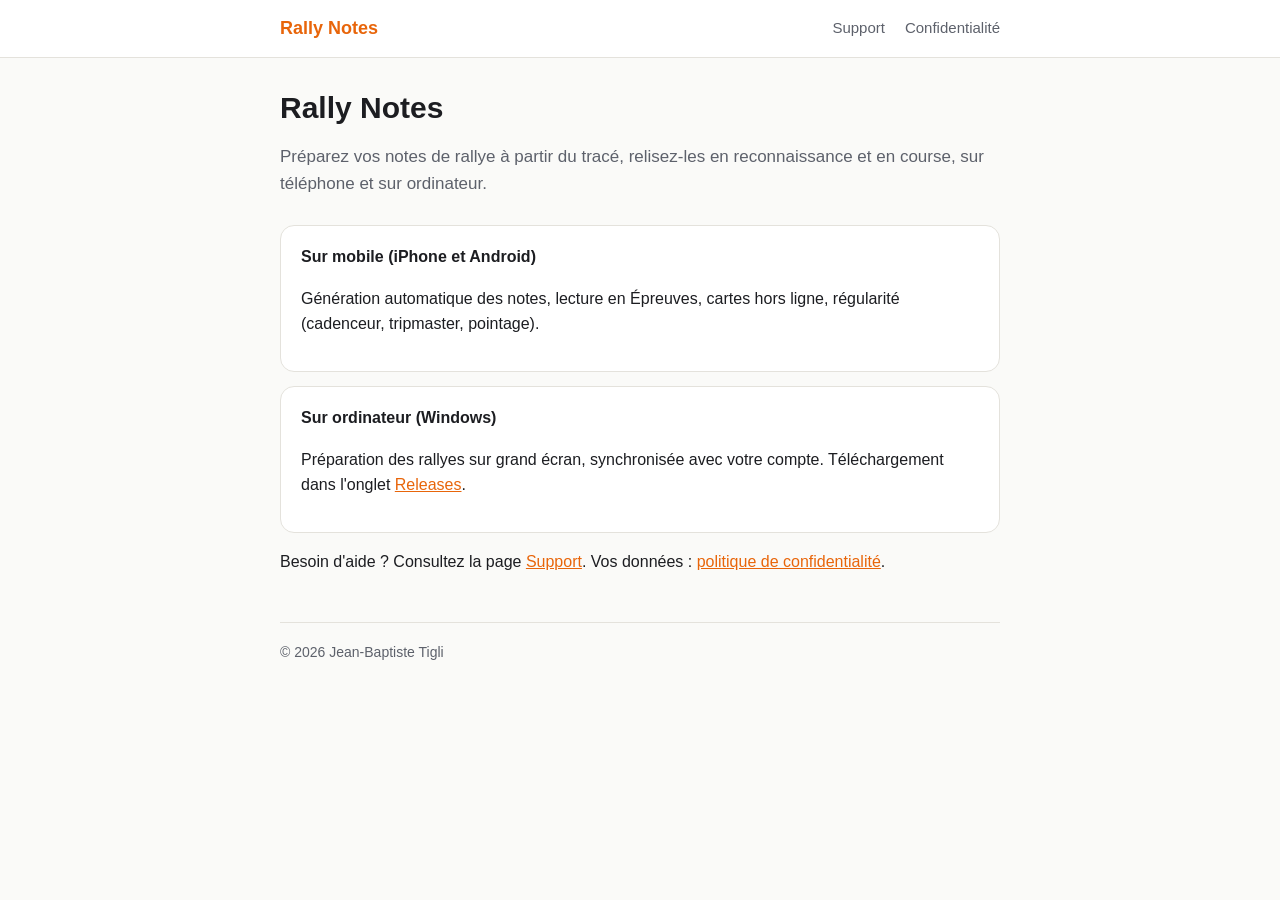
<file: docs/index.html>
<!doctype html>
<html lang="fr">
<head>
  <meta charset="utf-8">
  <meta name="viewport" content="width=device-width, initial-scale=1">
  <title>Rally Notes</title>
  <meta name="description" content="Rally Notes : notes de rallye générées à partir du tracé, pour mobile et ordinateur.">
  <link rel="stylesheet" href="style.css">
</head>
<body>
  <header class="site">
    <nav>
      <a class="brand" href="./">Rally Notes</a>
      <a href="support.html">Support</a>
      <a href="privacy.html">Confidentialité</a>
    </nav>
  </header>
  <main>
    <h1>Rally Notes</h1>
    <p class="lead">Préparez vos notes de rallye à partir du tracé, relisez-les en reconnaissance et en course, sur téléphone et sur ordinateur.</p>

    <div class="card">
      <strong>Sur mobile (iPhone et Android)</strong>
      <p>Génération automatique des notes, lecture en Épreuves, cartes hors ligne, régularité (cadenceur, tripmaster, pointage).</p>
    </div>
    <div class="card">
      <strong>Sur ordinateur (Windows)</strong>
      <p>Préparation des rallyes sur grand écran, synchronisée avec votre compte. Téléchargement dans l'onglet <a href="https://github.com/wisky06/turn-by-turn/releases/latest">Releases</a>.</p>
    </div>

    <p>Besoin d'aide ? Consultez la page <a href="support.html">Support</a>. Vos données : <a href="privacy.html">politique de confidentialité</a>.</p>

    <footer>© 2026 Jean-Baptiste Tigli</footer>
  </main>
</body>
</html>
</file>
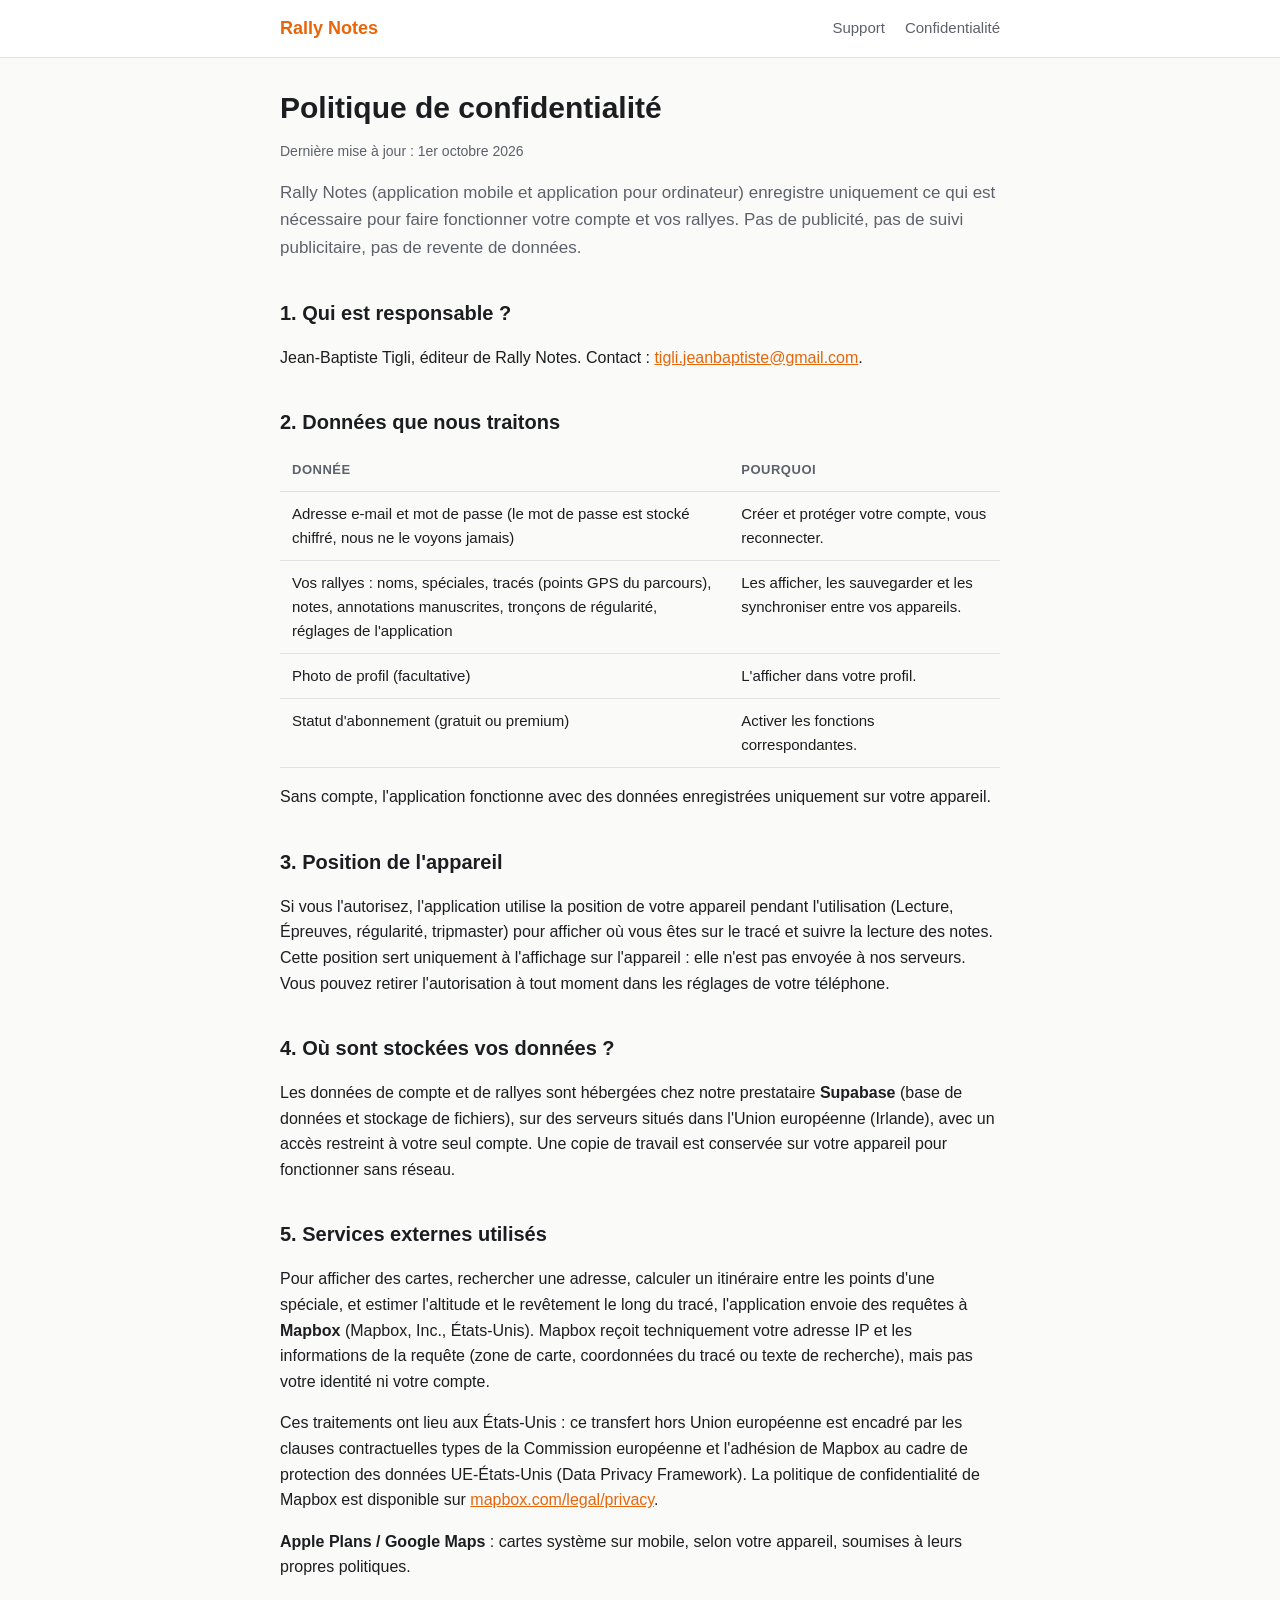
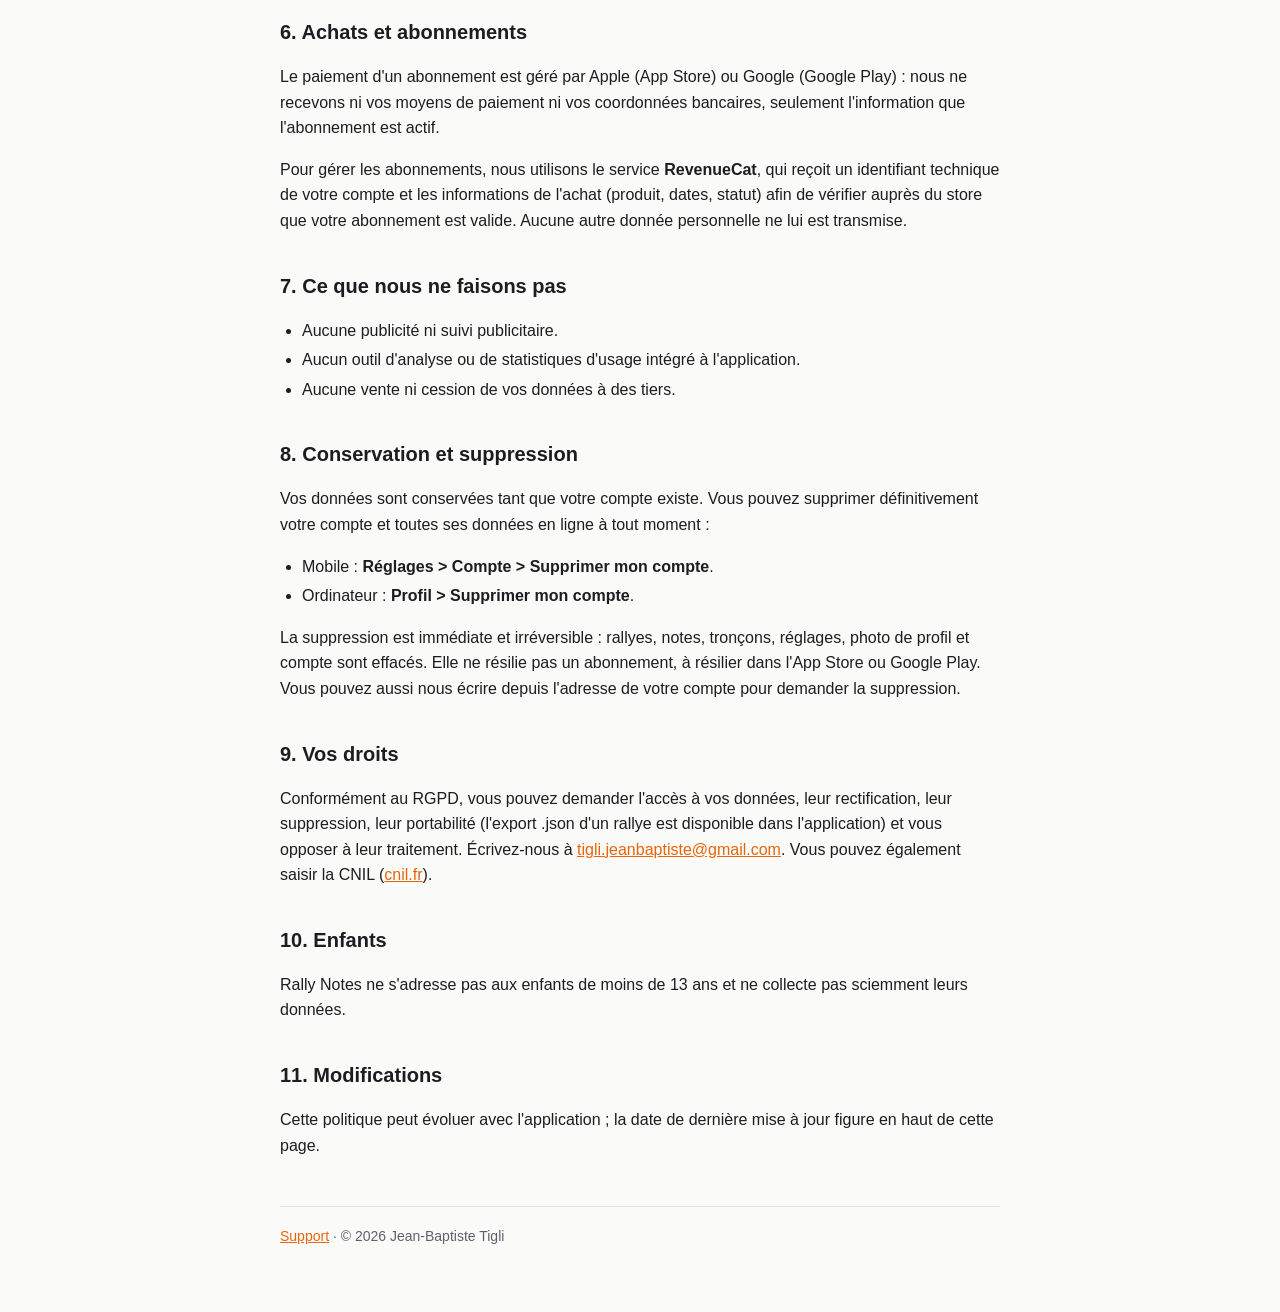
<file: docs/privacy.html>
<!doctype html>
<html lang="fr">
<head>
  <meta charset="utf-8">
  <meta name="viewport" content="width=device-width, initial-scale=1">
  <title>Politique de confidentialité · Rally Notes</title>
  <meta name="description" content="Quelles données Rally Notes collecte, pourquoi, et comment les supprimer.">
  <link rel="stylesheet" href="style.css">
</head>
<body>
  <header class="site">
    <nav>
      <a class="brand" href="./">Rally Notes</a>
      <a href="support.html">Support</a>
      <a href="privacy.html">Confidentialité</a>
    </nav>
  </header>
  <main>
    <h1>Politique de confidentialité</h1>
    <p class="meta">Dernière mise à jour : 1er octobre 2026</p>
    <p class="lead">Rally Notes (application mobile et application pour ordinateur) enregistre uniquement ce qui est nécessaire pour faire fonctionner votre compte et vos rallyes. Pas de publicité, pas de suivi publicitaire, pas de revente de données.</p>

    <h2>1. Qui est responsable ?</h2>
    <p>Jean-Baptiste Tigli, éditeur de Rally Notes. Contact : <a href="mailto:tigli.jeanbaptiste@gmail.com">tigli.jeanbaptiste@gmail.com</a>.</p>

    <h2>2. Données que nous traitons</h2>
    <table>
      <thead><tr><th>Donnée</th><th>Pourquoi</th></tr></thead>
      <tbody>
        <tr><td>Adresse e-mail et mot de passe (le mot de passe est stocké chiffré, nous ne le voyons jamais)</td><td>Créer et protéger votre compte, vous reconnecter.</td></tr>
        <tr><td>Vos rallyes : noms, spéciales, tracés (points GPS du parcours), notes, annotations manuscrites, tronçons de régularité, réglages de l'application</td><td>Les afficher, les sauvegarder et les synchroniser entre vos appareils.</td></tr>
        <tr><td>Photo de profil (facultative)</td><td>L'afficher dans votre profil.</td></tr>
        <tr><td>Statut d'abonnement (gratuit ou premium)</td><td>Activer les fonctions correspondantes.</td></tr>
      </tbody>
    </table>
    <p>Sans compte, l'application fonctionne avec des données enregistrées uniquement sur votre appareil.</p>

    <h2>3. Position de l'appareil</h2>
    <p>Si vous l'autorisez, l'application utilise la position de votre appareil pendant l'utilisation (Lecture, Épreuves, régularité, tripmaster) pour afficher où vous êtes sur le tracé et suivre la lecture des notes. Cette position sert uniquement à l'affichage sur l'appareil : elle n'est pas envoyée à nos serveurs. Vous pouvez retirer l'autorisation à tout moment dans les réglages de votre téléphone.</p>

    <h2>4. Où sont stockées vos données ?</h2>
    <p>Les données de compte et de rallyes sont hébergées chez notre prestataire <strong>Supabase</strong> (base de données et stockage de fichiers), sur des serveurs situés dans l'Union européenne (Irlande), avec un accès restreint à votre seul compte. Une copie de travail est conservée sur votre appareil pour fonctionner sans réseau.</p>

    <h2>5. Services externes utilisés</h2>
    <p>Pour afficher des cartes, rechercher une adresse, calculer un itinéraire entre les points d'une spéciale, et estimer l'altitude et le revêtement le long du tracé, l'application envoie des requêtes à <strong>Mapbox</strong> (Mapbox, Inc., États-Unis). Mapbox reçoit techniquement votre adresse IP et les informations de la requête (zone de carte, coordonnées du tracé ou texte de recherche), mais pas votre identité ni votre compte.</p>
    <p>Ces traitements ont lieu aux États-Unis : ce transfert hors Union européenne est encadré par les clauses contractuelles types de la Commission européenne et l'adhésion de Mapbox au cadre de protection des données UE-États-Unis (Data Privacy Framework). La politique de confidentialité de Mapbox est disponible sur <a href="https://www.mapbox.com/legal/privacy">mapbox.com/legal/privacy</a>.</p>
    <p><strong>Apple Plans / Google Maps</strong> : cartes système sur mobile, selon votre appareil, soumises à leurs propres politiques.</p>

    <h2>6. Achats et abonnements</h2>
    <p>Le paiement d'un abonnement est géré par Apple (App Store) ou Google (Google Play) : nous ne recevons ni vos moyens de paiement ni vos coordonnées bancaires, seulement l'information que l'abonnement est actif.</p>
    <p>Pour gérer les abonnements, nous utilisons le service <strong>RevenueCat</strong>, qui reçoit un identifiant technique de votre compte et les informations de l'achat (produit, dates, statut) afin de vérifier auprès du store que votre abonnement est valide. Aucune autre donnée personnelle ne lui est transmise.</p>

    <h2>7. Ce que nous ne faisons pas</h2>
    <ul>
      <li>Aucune publicité ni suivi publicitaire.</li>
      <li>Aucun outil d'analyse ou de statistiques d'usage intégré à l'application.</li>
      <li>Aucune vente ni cession de vos données à des tiers.</li>
    </ul>

    <h2>8. Conservation et suppression</h2>
    <p>Vos données sont conservées tant que votre compte existe. Vous pouvez supprimer définitivement votre compte et toutes ses données en ligne à tout moment :</p>
    <ul>
      <li>Mobile : <strong>Réglages &gt; Compte &gt; Supprimer mon compte</strong>.</li>
      <li>Ordinateur : <strong>Profil &gt; Supprimer mon compte</strong>.</li>
    </ul>
    <p>La suppression est immédiate et irréversible : rallyes, notes, tronçons, réglages, photo de profil et compte sont effacés. Elle ne résilie pas un abonnement, à résilier dans l'App Store ou Google Play. Vous pouvez aussi nous écrire depuis l'adresse de votre compte pour demander la suppression.</p>

    <h2>9. Vos droits</h2>
    <p>Conformément au RGPD, vous pouvez demander l'accès à vos données, leur rectification, leur suppression, leur portabilité (l'export .json d'un rallye est disponible dans l'application) et vous opposer à leur traitement. Écrivez-nous à <a href="mailto:tigli.jeanbaptiste@gmail.com">tigli.jeanbaptiste@gmail.com</a>. Vous pouvez également saisir la CNIL (<a href="https://www.cnil.fr">cnil.fr</a>).</p>

    <h2>10. Enfants</h2>
    <p>Rally Notes ne s'adresse pas aux enfants de moins de 13 ans et ne collecte pas sciemment leurs données.</p>

    <h2>11. Modifications</h2>
    <p>Cette politique peut évoluer avec l'application ; la date de dernière mise à jour figure en haut de cette page.</p>

    <footer>
      <a href="support.html">Support</a> · © 2026 Jean-Baptiste Tigli
    </footer>
  </main>
</body>
</html>
</file>
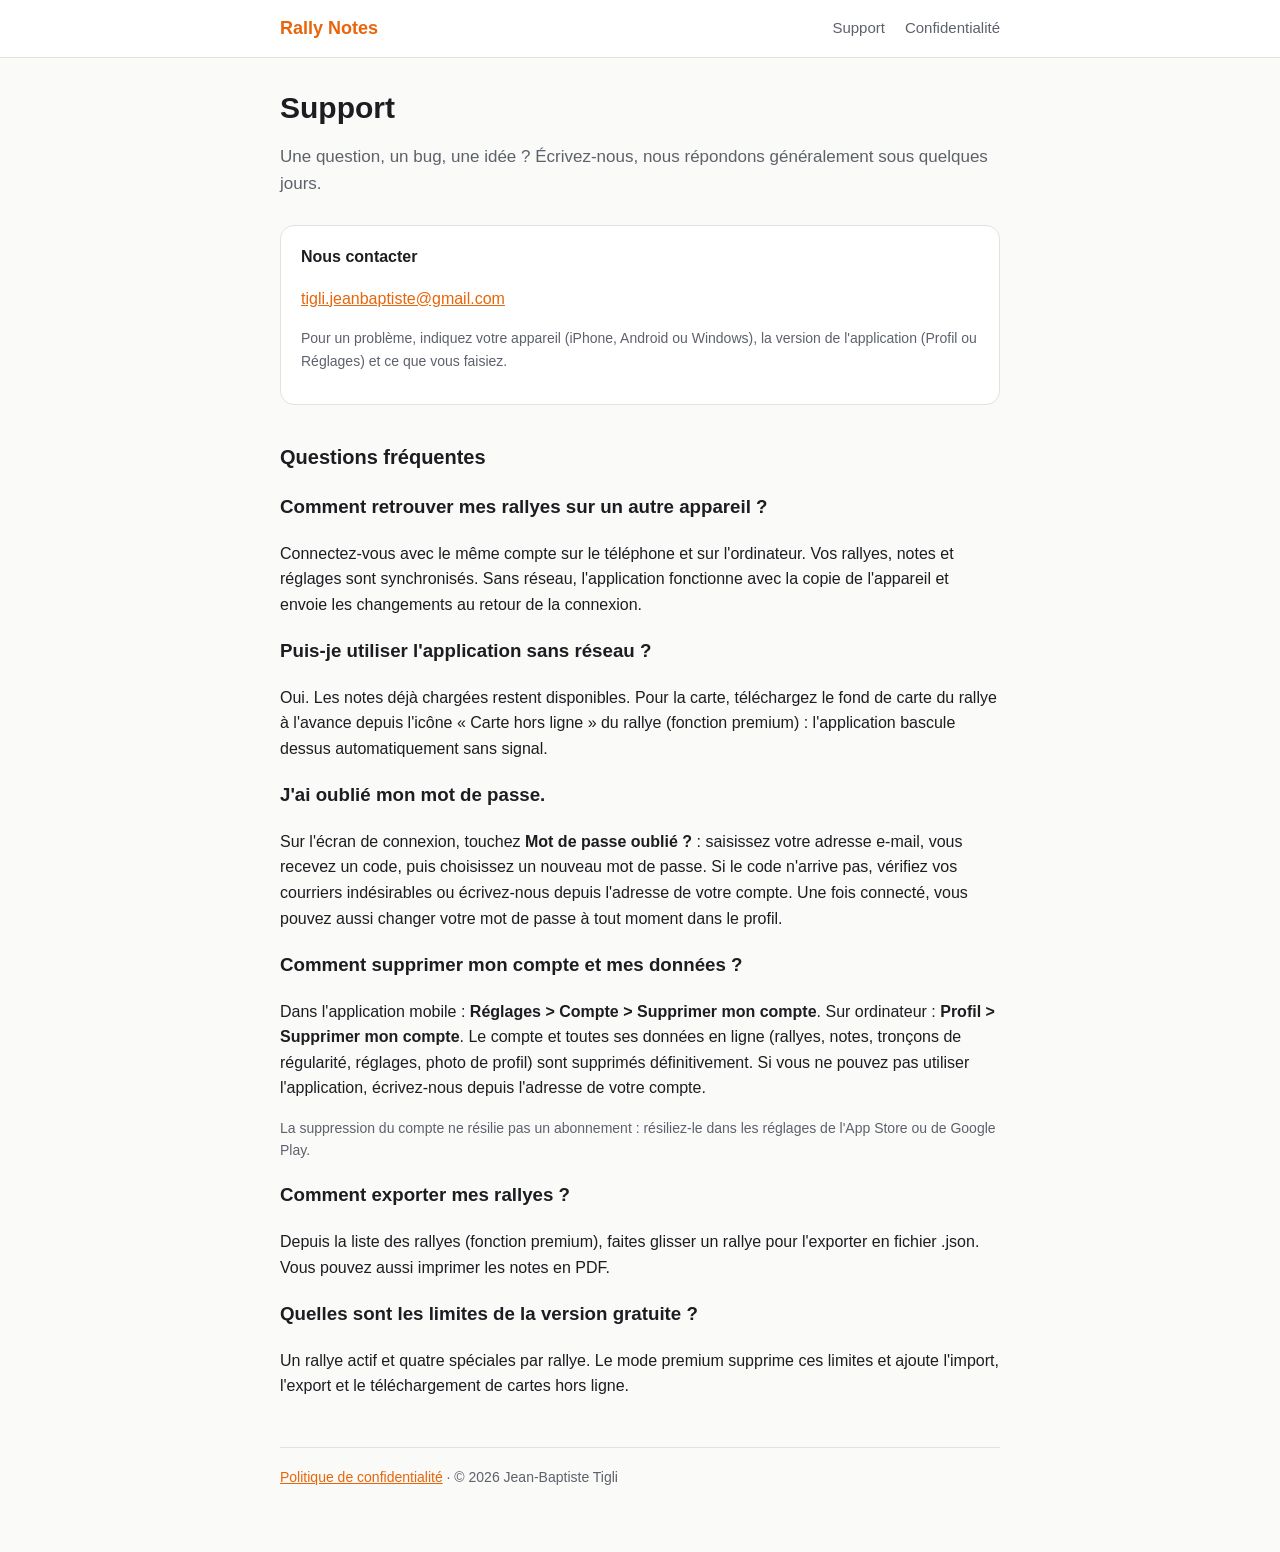
<file: docs/support.html>
<!doctype html>
<html lang="fr">
<head>
  <meta charset="utf-8">
  <meta name="viewport" content="width=device-width, initial-scale=1">
  <title>Support · Rally Notes</title>
  <meta name="description" content="Aide et contact pour l'application Rally Notes.">
  <link rel="stylesheet" href="style.css">
</head>
<body>
  <header class="site">
    <nav>
      <a class="brand" href="./">Rally Notes</a>
      <a href="support.html">Support</a>
      <a href="privacy.html">Confidentialité</a>
    </nav>
  </header>
  <main>
    <h1>Support</h1>
    <p class="lead">Une question, un bug, une idée ? Écrivez-nous, nous répondons généralement sous quelques jours.</p>

    <div class="card">
      <strong>Nous contacter</strong>
      <p><a href="mailto:tigli.jeanbaptiste@gmail.com?subject=Rally%20Notes%20-%20Support">tigli.jeanbaptiste@gmail.com</a></p>
      <p class="meta">Pour un problème, indiquez votre appareil (iPhone, Android ou Windows), la version de l'application (Profil ou Réglages) et ce que vous faisiez.</p>
    </div>

    <h2>Questions fréquentes</h2>

    <h3>Comment retrouver mes rallyes sur un autre appareil ?</h3>
    <p>Connectez-vous avec le même compte sur le téléphone et sur l'ordinateur. Vos rallyes, notes et réglages sont synchronisés. Sans réseau, l'application fonctionne avec la copie de l'appareil et envoie les changements au retour de la connexion.</p>

    <h3>Puis-je utiliser l'application sans réseau ?</h3>
    <p>Oui. Les notes déjà chargées restent disponibles. Pour la carte, téléchargez le fond de carte du rallye à l'avance depuis l'icône « Carte hors ligne » du rallye (fonction premium) : l'application bascule dessus automatiquement sans signal.</p>

    <h3>J'ai oublié mon mot de passe.</h3>
    <p>Sur l'écran de connexion, touchez <strong>Mot de passe oublié ?</strong> : saisissez votre adresse e-mail, vous recevez un code, puis choisissez un nouveau mot de passe. Si le code n'arrive pas, vérifiez vos courriers indésirables ou écrivez-nous depuis l'adresse de votre compte. Une fois connecté, vous pouvez aussi changer votre mot de passe à tout moment dans le profil.</p>

    <h3>Comment supprimer mon compte et mes données ?</h3>
    <p>Dans l'application mobile : <strong>Réglages &gt; Compte &gt; Supprimer mon compte</strong>. Sur ordinateur : <strong>Profil &gt; Supprimer mon compte</strong>. Le compte et toutes ses données en ligne (rallyes, notes, tronçons de régularité, réglages, photo de profil) sont supprimés définitivement. Si vous ne pouvez pas utiliser l'application, écrivez-nous depuis l'adresse de votre compte.</p>
    <p class="meta">La suppression du compte ne résilie pas un abonnement : résiliez-le dans les réglages de l'App Store ou de Google Play.</p>

    <h3>Comment exporter mes rallyes ?</h3>
    <p>Depuis la liste des rallyes (fonction premium), faites glisser un rallye pour l'exporter en fichier .json. Vous pouvez aussi imprimer les notes en PDF.</p>

    <h3>Quelles sont les limites de la version gratuite ?</h3>
    <p>Un rallye actif et quatre spéciales par rallye. Le mode premium supprime ces limites et ajoute l'import, l'export et le téléchargement de cartes hors ligne.</p>

    <footer>
      <a href="privacy.html">Politique de confidentialité</a> · © 2026 Jean-Baptiste Tigli
    </footer>
  </main>
</body>
</html>
</file>
<file: docs/style.css>
:root {
  --bg: #fafaf8;
  --text: #1c1d21;
  --dim: #5d616b;
  --accent: #e8650a;
  --card: #ffffff;
  --border: #e4e2dc;
}
@media (prefers-color-scheme: dark) {
  :root {
    --bg: #101114;
    --text: #ececef;
    --dim: #a2a6b0;
    --accent: #ff8a3d;
    --card: #181a1f;
    --border: #2a2d34;
  }
}
* { box-sizing: border-box; }
body {
  margin: 0;
  background: var(--bg);
  color: var(--text);
  font: 16px/1.6 -apple-system, BlinkMacSystemFont, "Segoe UI", Roboto, Helvetica, Arial, sans-serif;
}
main { max-width: 760px; margin: 0 auto; padding: 32px 20px 64px; }
header.site { border-bottom: 1px solid var(--border); background: var(--card); }
header.site nav { max-width: 760px; margin: 0 auto; padding: 14px 20px; display: flex; gap: 20px; align-items: center; flex-wrap: wrap; }
header.site .brand { font-weight: 800; color: var(--accent); text-decoration: none; margin-right: auto; font-size: 18px; }
header.site a { color: var(--dim); text-decoration: none; font-size: 15px; }
header.site a:hover { color: var(--text); }
h1 { font-size: 30px; line-height: 1.2; margin: 0 0 8px; }
h2 { font-size: 20px; margin: 36px 0 8px; }
p, li { color: var(--text); }
.lead { color: var(--dim); font-size: 17px; margin-bottom: 28px; }
.meta { color: var(--dim); font-size: 14px; }
a { color: var(--accent); }
ul { padding-left: 22px; }
li { margin: 4px 0; }
.card { background: var(--card); border: 1px solid var(--border); border-radius: 14px; padding: 18px 20px; margin: 14px 0; }
table { width: 100%; border-collapse: collapse; font-size: 15px; margin: 12px 0; }
th, td { text-align: left; padding: 10px 12px; border-bottom: 1px solid var(--border); vertical-align: top; }
th { color: var(--dim); font-weight: 600; font-size: 13px; text-transform: uppercase; letter-spacing: .04em; }
footer { color: var(--dim); font-size: 14px; margin-top: 48px; border-top: 1px solid var(--border); padding-top: 18px; }
</file>
